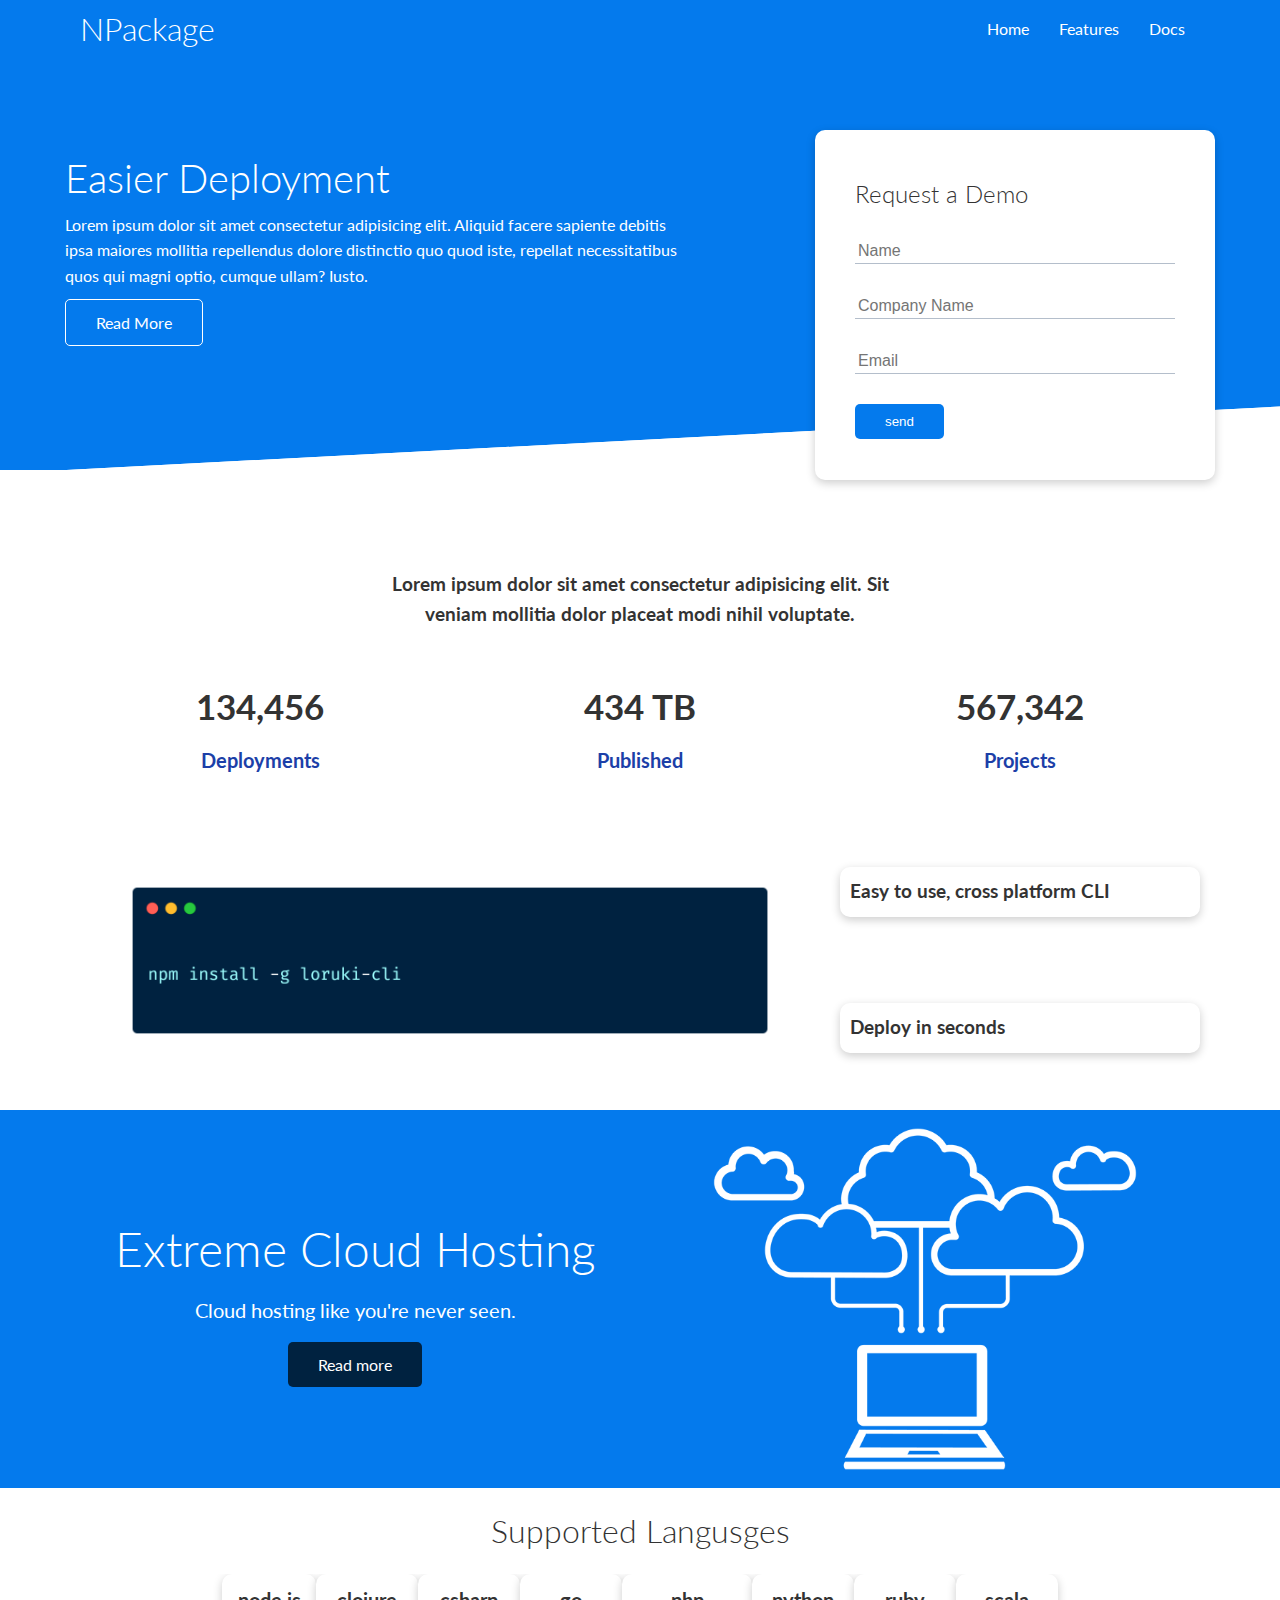
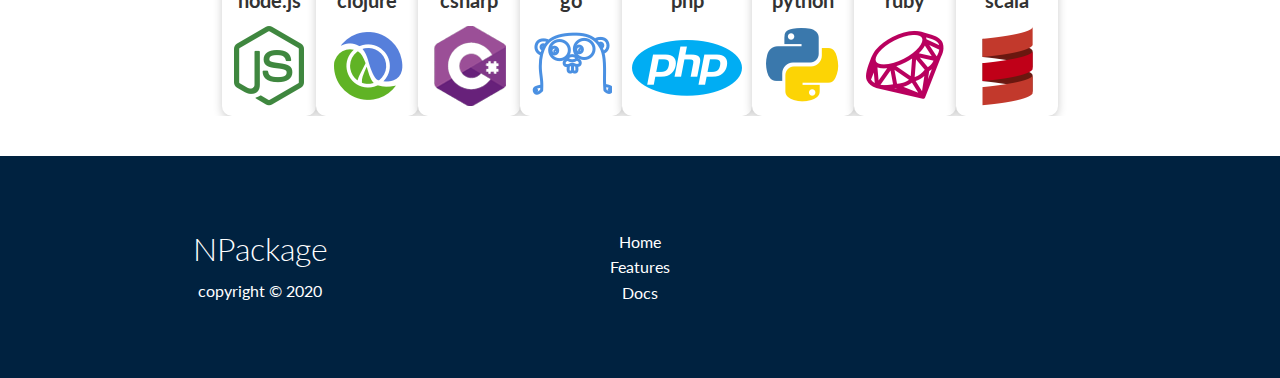
<file: index.html>
<html lang="en">
  <head>
    <meta charset="UTF-8" />
    <meta name="viewport" content="width=device-width, initial-scale=1.0" />
    <!-- Font-Awesome -->
    <link
      rel="stylesheet"
      href="https://cdnjs.cloudflare.com/ajax/libs/font-awesome/5.15.1/css/all.min.css"
      integrity="sha512-+4zCK9k+qNFUR5X+cKL9EIR+ZOhtIloNl9GIKS57V1MyNsYpYcUrUeQc9vNfzsWfV28IaLL3i96P9sdNyeRssA=="
      crossorigin="anonymous"
    />
    <!-- Utilities -->
    <link rel="stylesheet" href="./assets/css/utilities.css" />
    <!-- Style -->
    <link rel="stylesheet" href="./assets/css/style.css" />
    <link rel="stylesheet" href="./assets/css/responsive.css" />
    <title>NPackage</title>
  </head>

  <body>
    <!-- Navbar -->
    <div class="navbar">
      <div class="container flex">
        <h1 class="logo">NPackage</h1>
        <nav>
          <ul>
            <li><a href="index.html">Home</a></li>
            <li><a href="features.html">Features</a></li>
            <li><a href="docs.html">Docs</a></li>
          </ul>
        </nav>
      </div>
    </div>

    <!-- Showcase -->
    <section class="showcase">
      <div class="container grid">
        <div class="showcase-text">
          <h1>Easier Deployment</h1>
          <p>
            Lorem ipsum dolor sit amet consectetur adipisicing elit. Aliquid
            facere sapiente debitis ipsa maiores mollitia repellendus dolore
            distinctio quo quod iste, repellat necessitatibus quos qui magni
            optio, cumque ullam? Iusto.
          </p>
          <a href="features.html" class="btn btn-outline">Read More</a>
        </div>
        <div class="showcase-form card">
          <h2>Request a Demo</h2>
          <form action="">
            <div class="form-control">
              <input type="text" name="name" placeholder="Name" required />
            </div>
            <div class="form-control">
              <input
                type="text"
                name="Company"
                placeholder="Company Name"
                required
              />
            </div>
            <div class="form-control">
              <input type="email" name="email" placeholder="Email" required />
            </div>
            <input type="submit" value="send" class="btn btn-primary" />
          </form>
        </div>
      </div>
    </section>

    <!-- stats -->
    <section class="stats">
      <div class="container">
        <h3 class="stats-heading text-center my-1">
          Lorem ipsum dolor sit amet consectetur adipisicing elit. Sit veniam
          mollitia dolor placeat modi nihil voluptate.
        </h3>
        <div class="grid grid-3 text-center my-4">
          <div>
            <i class="fas fa-server fa-3x"></i>
            <h3>134,456</h3>
            <p class="text-secondary">Deployments</p>
          </div>
          <div>
            <i class="fas fa-upload fa-3x"></i>
            <h3>434 TB</h3>
            <p class="text-secondary">Published</p>
          </div>
          <div>
            <i class="fas fa-project-diagram fa-3x"></i>
            <h3>567,342</h3>
            <p class="text-secondary">Projects</p>
          </div>
        </div>
      </div>
    </section>

    <!-- cli -->
    <section class="cli">
      <div class="container grid">
        <img src="./assets/img/cli.png" alt="" />
        <div class="card">
          <h3>Easy to use, cross platform CLI</h3>
        </div>
        <div class="card">
          <h3>Deploy in seconds</h3>
        </div>
      </div>
    </section>

    <!-- Cloud -->
    <section class="cloud bg-primary my-2 pu-2">
      <div class="container grid">
        <div class="text-center">
          <h2 class="text-lg">Extreme Cloud Hosting</h2>
          <p class="text-lead my-1">Cloud hosting like you're never seen.</p>
          <a href="features.html" class="btn btn-dark">Read more</a>
        </div>
        <img src="./assets/img/cloud.png" alt="cloud" />
      </div>
    </section>

    <!-- Languages -->
    <section class="languages">
      <h2 class="text-md text-center my-2">Supported Langusges</h2>
      <div class="container flex">
        <div class="card">
          <h4>node.js</h4>
          <img src="./assets/img/logos/node.png" alt="nodejs" />
        </div>
        <div class="card">
          <h4>clojure</h4>
          <img src="./assets/img/logos/clojure.png" alt="clojure" />
        </div>
        <div class="card">
          <h4>csharp</h4>
          <img src="./assets/img/logos/csharp.png" alt="csharp" />
        </div>
        <div class="card">
          <h4>go</h4>
          <img src="./assets/img/logos/go.png" alt="go" />
        </div>
        <div class="card">
          <h4>php</h4>
          <img src="./assets/img/logos/php.png" alt="php" />
        </div>
        <div class="card">
          <h4>python</h4>
          <img src="./assets/img/logos/python.png" alt="python" />
        </div>
        <div class="card">
          <h4>ruby</h4>
          <img src="./assets/img/logos/ruby.png" alt="ruby" />
        </div>
        <div class="card">
          <h4>scala</h4>
          <img src="./assets/img/logos/scala.png" alt="scala" />
        </div>
      </div>
    </section>

    <!-- footer -->
    <footer class="footer bg-dark py-5">
      <div class="container grid grid-3 text-center">
        <div>
          <h1>NPackage</h1>
          <p>copyright &copy; 2020</p>
        </div>
        <nav>
          <ul>
            <li><a href="index.html">Home</a></li>
            <li><a href="features.html">Features</a></li>
            <li><a href="docs,html">Docs</a></li>
          </ul>
        </nav>
        <div class="social">
          <a href="#"><i class="fab fa-github fa-2x"></i></a>
          <a href="#"><i class="fab fa-facebook fa-2x"></i></a>
          <a href="#"><i class="fab fa-instagram fa-2x"></i></a>
          <a href="#"><i class="fab fa-twitter fa-2x"></i></a>
        </div>
      </div>
    </footer>
  </body>
</html>
</file>
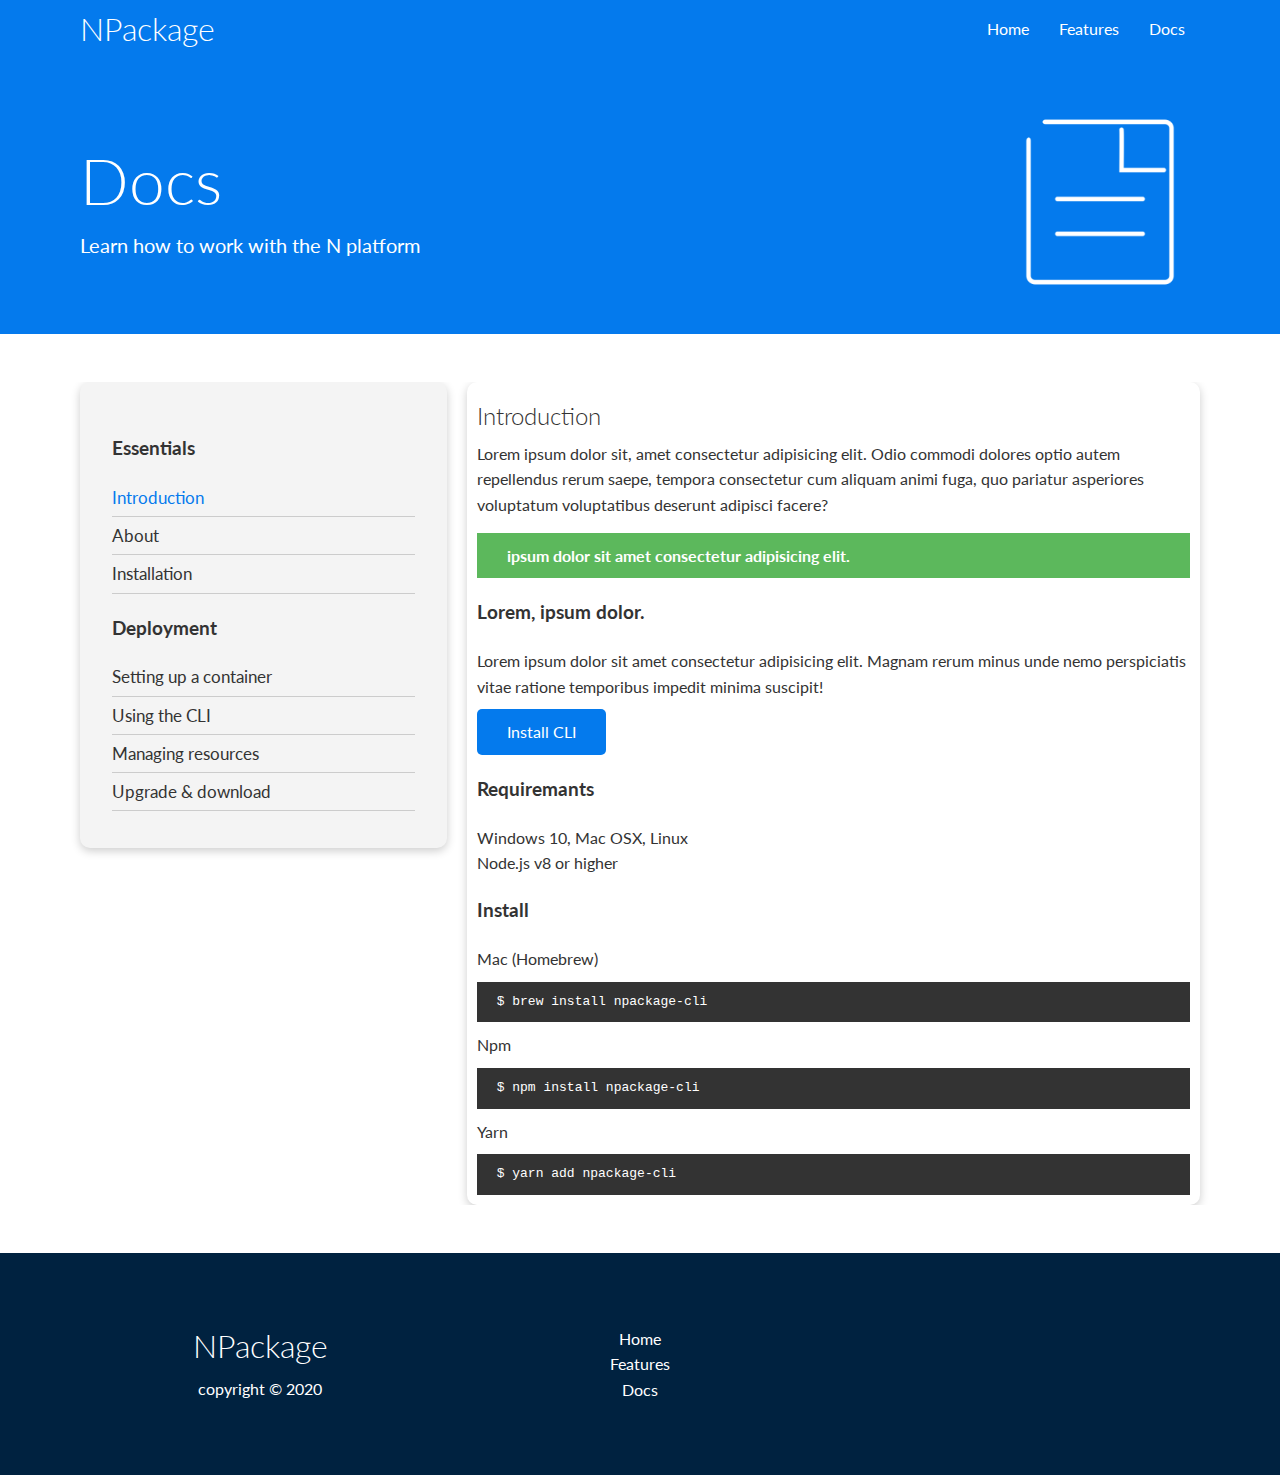
<file: docs.html>
<html lang="en">
  <head>
    <meta charset="UTF-8" />
    <meta name="viewport" content="width=device-width, initial-scale=1.0" />
    <!-- Font-Awesome -->
    <link
      rel="stylesheet"
      href="https://cdnjs.cloudflare.com/ajax/libs/font-awesome/5.15.1/css/all.min.css"
      integrity="sha512-+4zCK9k+qNFUR5X+cKL9EIR+ZOhtIloNl9GIKS57V1MyNsYpYcUrUeQc9vNfzsWfV28IaLL3i96P9sdNyeRssA=="
      crossorigin="anonymous"
    />
    <!-- Utilities -->
    <link rel="stylesheet" href="./assets/css/utilities.css" />
    <!-- Style -->
    <link rel="stylesheet" href="./assets/css/style.css" />
    <link rel="stylesheet" href="./assets/css/responsive.css" />
    <title>NPackage</title>
  </head>

  <body>
    <!-- Navbar -->
    <div class="navbar">
      <div class="container flex">
        <h1 class="logo">NPackage</h1>
        <nav>
          <ul>
            <li><a href="index.html">Home</a></li>
            <li><a href="features.html">Features</a></li>
            <li><a href="docs.html">Docs</a></li>
          </ul>
        </nav>
      </div>
    </div>

    <!-- Head -->
    <section class="docs-head bg-primary py-3">
      <div class="container grid">
        <div>
          <h1 class="text-xl">Docs</h1>
          <p class="text-lead">Learn how to work with the N platform</p>
        </div>
        <img src="./assets/img/docs.png" alt="" />
      </div>
    </section>

    <!-- Docs main -->
    <section class="docs-main my-4">
      <div class="container grid">
        <div class="card bg-light p-3">
          <h3 class="my-2">Essentials</h3>
          <nav>
            <ul>
              <li><a class="text-primary" href="#">Introduction</a></li>
              <li><a href="#">About</a></li>
              <li><a href="#">Installation</a></li>
            </ul>
          </nav>
          <h3 class="my-2">Deployment</h3>
          <nav>
            <ul>
              <li><a href="#">Setting up a container</a></li>
              <li><a href="#">Using the CLI</a></li>
              <li><a href="#">Managing resources</a></li>
              <li><a href="#">Upgrade & download</a></li>
            </ul>
          </nav>
        </div>
        <div class="card">
          <h2>Introduction</h2>
          <p>
            Lorem ipsum dolor sit, amet consectetur adipisicing elit. Odio
            commodi dolores optio autem repellendus rerum saepe, tempora
            consectetur cum aliquam animi fuga, quo pariatur asperiores
            voluptatum voluptatibus deserunt adipisci facere?
          </p>
          <div class="alert alert-success">
            <i class="fas fa-info"></i>
            <span>ipsum dolor sit amet consectetur adipisicing elit.</span>
          </div>
          <h3>Lorem, ipsum dolor.</h3>
          <p>
            Lorem ipsum dolor sit amet consectetur adipisicing elit. Magnam
            rerum minus unde nemo perspiciatis vitae ratione temporibus impedit
            minima suscipit!
          </p>
          <a href="#" class="btn btn-primary">Install CLI</a>
          <h3>Requiremants</h3>
          <ul>
            <li>Windows 10, Mac OSX, Linux</li>
            <li>Node.js v8 or higher</li>
          </ul>

          <h3>Install</h3>
          <p>Mac (Homebrew)</p>
          <pre><code>$ brew install npackage-cli</code></pre>
          <p>Npm</p>
          <pre><code>$ npm install npackage-cli</code></pre>
          <p>Yarn</p>
          <pre><code>$ yarn add npackage-cli</code></pre>
        </div>
      </div>
    </section>

    <!-- footer -->
    <footer class="footer bg-dark py-5">
      <div class="container grid grid-3 text-center">
        <div>
          <h1>NPackage</h1>
          <p>copyright &copy; 2020</p>
        </div>
        <nav>
          <ul>
            <li><a href="index.html">Home</a></li>
            <li><a href="features.html">Features</a></li>
            <li><a href="docs,html">Docs</a></li>
          </ul>
        </nav>
        <div class="social">
          <a href="#"><i class="fab fa-github fa-2x"></i></a>
          <a href="#"><i class="fab fa-facebook fa-2x"></i></a>
          <a href="#"><i class="fab fa-instagram fa-2x"></i></a>
          <a href="#"><i class="fab fa-twitter fa-2x"></i></a>
        </div>
      </div>
    </footer>
  </body>
</html>
</file>
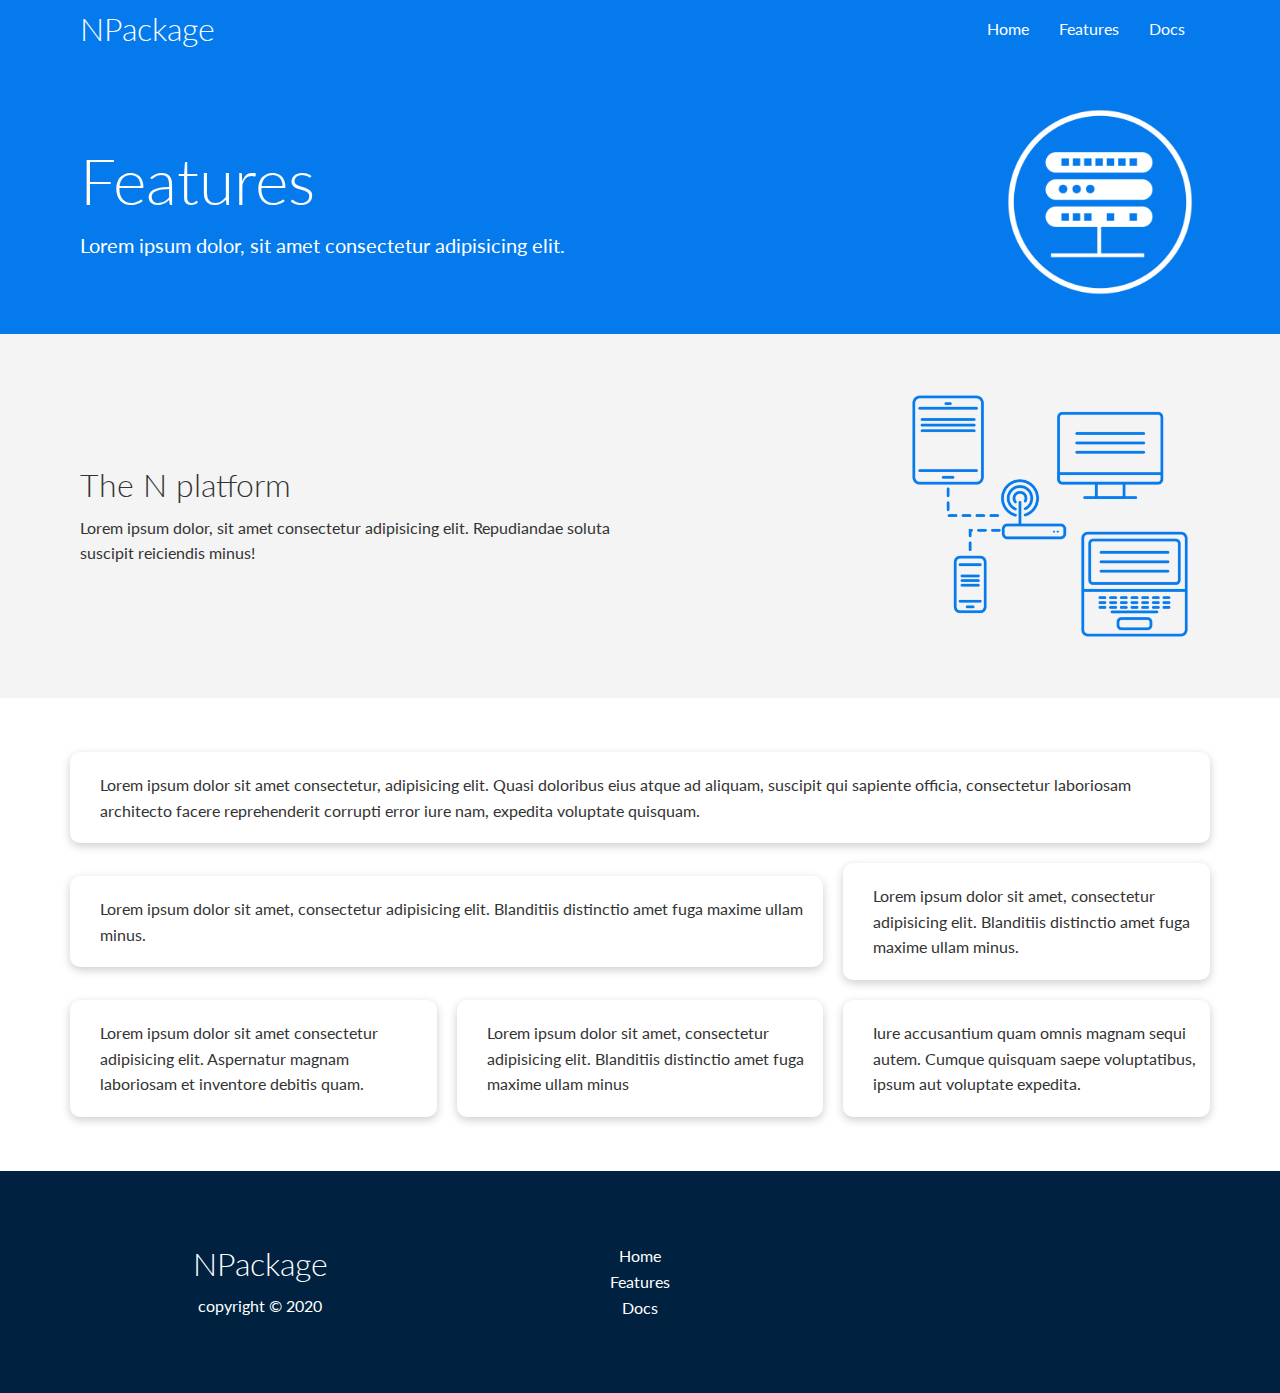
<file: features.html>
<html lang="en">
  <head>
    <meta charset="UTF-8" />
    <meta name="viewport" content="width=device-width, initial-scale=1.0" />
    <!-- Font-Awesome -->
    <link
      rel="stylesheet"
      href="https://cdnjs.cloudflare.com/ajax/libs/font-awesome/5.15.1/css/all.min.css"
      integrity="sha512-+4zCK9k+qNFUR5X+cKL9EIR+ZOhtIloNl9GIKS57V1MyNsYpYcUrUeQc9vNfzsWfV28IaLL3i96P9sdNyeRssA=="
      crossorigin="anonymous"
    />
    <!-- Utilities -->
    <link rel="stylesheet" href="./assets/css/utilities.css" />
    <!-- Style -->
    <link rel="stylesheet" href="./assets/css/style.css" />
    <link rel="stylesheet" href="./assets/css/responsive.css" />
    <title>NPackage</title>
  </head>

  <body>
    <!-- Navbar -->
    <div class="navbar">
      <div class="container flex">
        <h1 class="logo">NPackage</h1>
        <nav>
          <ul>
            <li><a href="index.html">Home</a></li>
            <li><a href="features.html">Features</a></li>
            <li><a href="docs.html">Docs</a></li>
          </ul>
        </nav>
      </div>
    </div>

    <!-- Head -->
    <section class="features-head bg-primary py-3">
      <div class="container grid">
        <div>
          <h1 class="text-xl">Features</h1>
          <p class="text-lead">
            Lorem ipsum dolor, sit amet consectetur adipisicing elit.
          </p>
        </div>
        <img src="./assets/img/server.png" alt="" />
      </div>
    </section>

    <!-- subhead -->
    <section class="features-sub-head bg-light py-3">
      <div class="container grid">
        <div>
          <h1 class="text-md">The N platform</h1>
          <p>
            Lorem ipsum dolor, sit amet consectetur adipisicing elit.
            Repudiandae soluta suscipit reiciendis minus!
          </p>
        </div>
        <img src="./assets/img/server2.png" alt="" />
      </div>
    </section>

    <!-- features main -->
    <section class="features-main my-2">
      <div class="container grid grid-3">
        <div class="card flex">
          <i class="fas fa-server fa-3x"></i>
          <p>
            Lorem ipsum dolor sit amet consectetur, adipisicing elit. Quasi
            doloribus eius atque ad aliquam, suscipit qui sapiente officia,
            consectetur laboriosam architecto facere reprehenderit corrupti
            error iure nam, expedita voluptate quisquam.
          </p>
        </div>
        <div class="card flex">
          <i class="fas fa-network-wired fa-3x"></i>
          <p>
            Lorem ipsum dolor sit amet, consectetur adipisicing elit. Blanditiis
            distinctio amet fuga maxime ullam minus.
          </p>
        </div>
        <div class="card flex">
          <i class="fas fa-laptop-code fa-3x"></i>
          <p>
            Lorem ipsum dolor sit amet, consectetur adipisicing elit. Blanditiis
            distinctio amet fuga maxime ullam minus.
          </p>
        </div>
        <div class="card flex">
          <i class="fas fa-database fa-3x"></i>
          <p>
            Lorem ipsum dolor sit amet consectetur adipisicing elit. Aspernatur
            magnam laboriosam et inventore debitis quam.
          </p>
        </div>
        <div class="card flex">
          <i class="fas fa-power-off fa-3x"></i>
          <p>
            Lorem ipsum dolor sit amet, consectetur adipisicing elit. Blanditiis
            distinctio amet fuga maxime ullam minus
          </p>
        </div>
        <div class="card flex">
          <i class="fas fa-upload fa-3x"></i>
          <p>
            Iure accusantium quam omnis magnam sequi autem. Cumque quisquam
            saepe voluptatibus, ipsum aut voluptate expedita.
          </p>
        </div>
      </div>
    </section>

    <!-- footer -->
    <footer class="footer bg-dark py-5">
      <div class="container grid grid-3 text-center">
        <div>
          <h1>NPackage</h1>
          <p>copyright &copy; 2020</p>
        </div>
        <nav>
          <ul>
            <li><a href="index.html">Home</a></li>
            <li><a href="features.html">Features</a></li>
            <li><a href="docs,html">Docs</a></li>
          </ul>
        </nav>
        <div class="social">
          <a href="#"><i class="fab fa-github fa-2x"></i></a>
          <a href="#"><i class="fab fa-facebook fa-2x"></i></a>
          <a href="#"><i class="fab fa-instagram fa-2x"></i></a>
          <a href="#"><i class="fab fa-twitter fa-2x"></i></a>
        </div>
      </div>
    </footer>
  </body>
</html>
</file>
<file: assets/css/utilities.css>
/* Utilities */
.container {
  max-width: 1200px;
  margin: 0 auto;
  overflow: auto;
  padding: 0 40px;
}

.flex {
  display: flex;
  justify-content: center;
  align-items: center;
  /* height: 100%; */
}

.grid {
  display: grid;
  grid-template-columns: repeat(2, 1fr);
  gap: 20px;
  justify-content: center;
  align-items: center;
  /* height: 100%; */
}

.grid-3 {
  grid-template-columns: repeat(3, 1fr);
}

.card {
  background-color: #fff;
  color: #333;
  border-radius: 10px;
  box-shadow: 0 3px 10px rgba(0, 0, 0, 0.2);
  padding: 10px;
}

.btn {
  display: inline-block;
  padding: 10px 30px;
  cursor: pointer;
  background: var(--primary-color);
  color: #fff;
  border: none;
  border-radius: 5px;
}

.btn-outline {
  background-color: transparent;
  border: 1px #fff solid;
}

.btn:hover {
  transform: scale(0.98);
}

/* bg */
.bg-primary,
.btn-primary {
  background-color: var(--primary-color);
  color: #fff;
}

.bg-secondary,
.btn-secondary {
  background-color: var(--secondary-color);
  color: #fff;
}

.bg-dark,
.btn-dark {
  background-color: var(--dark-color);
  color: #fff;
}

.bg-light,
.btn-light {
  background-color: var(--light-color);
  color: #333;
}

.bg-primary a,
.btn-primary a,
.bg-secondary a,
.btn-secondary a,
.bg-dark a,
.btn-dark a {
  color: #fff;
}

/* Text */
.text-lead {
  font-size: 20px;
}

.text-sm {
  font-size: 1rem;
}

.text-md {
  font-size: 2rem;
}

.text-lg {
  font-size: 3rem;
}

.text-xl {
  font-size: 4rem;
}

.text-center {
  text-align: center;
}

.text-primary {
  color: var(--primary-color);
}
.text-secondary {
  color: var(--secondary-color);
}

.text-dark {
  color: var(--dark-color);
}
.text-light {
  color: var(--light-color);
}

/* Alert */
.alert {
  background-color: var(--primary-color);
  padding: 10px 20px;
  font-weight: bold;
  margin: 15px 0;
}

.alert i {
  margin-right: 10px;
}

.alert-success {
  background-color: var(--success-color);
  color: #fff;
}

.alert-error {
  background-color: var(--error-color);
  color: #fff;
}

/* margin & padding */
.my-1 {
  margin: 1rem 0;
}

.my-2 {
  margin: 1.5rem 0;
}

.my-3 {
  margin: 2rem 0;
}

.my-4 {
  margin: 3rem 0;
}

.my-5 {
  margin: 4rem 0;
}

.m-1 {
  margin: 1rem;
}

.m-2 {
  margin: 1.5rem;
}

.m-3 {
  margin: 2rem;
}

.m-4 {
  margin: 3rem;
}

.m-5 {
  margin: 4rem;
}

.py-1 {
  padding: 1rem 0;
}

.py-2 {
  padding: 1.5rem 0;
}

.py-3 {
  padding: 2rem 0;
}

.py-4 {
  padding: 3rem 0;
}

.py-5 {
  padding: 4rem 0;
}

.p-1 {
  padding: 1rem;
}

.p-2 {
  padding: 1.5rem;
}

.p-3 {
  padding: 2rem;
}

.p-4 {
  padding: 3rem;
}

.p-5 {
  padding: 4rem;
}
</file>
<file: assets/css/style.css>
@import url("https://fonts.googleapis.com/css2?family=Lato:wght@300&display=swap");

:root {
  --primary-color: #047aed;
  --secondary-color: #1c3fa8;
  --dark-color: #002240;
  --light-color: #f4f4f4;
  --success-color: #5cb85c;
  --error-color: #d9534f;
}

* {
  box-sizing: border-box;
  padding: 0;
  margin: 0;
}

body {
  font-family: "Lato", sans-serif;
  color: #333;
  line-height: 1.6;
}

ul {
  list-style-type: none;
}

a {
  text-decoration: none;
  color: #333;
}

h1,
h2 {
  font-weight: 300;
  line-height: 1.2;
  margin: 10px 0;
}

p {
  margin: 10px 0;
}

img {
  width: 100%;
}

code,
pre {
  background: #333;
  color: #fff;
  padding: 10px;
}

/* Style */
.navbar {
  background-color: var(--primary-color);
  color: #fff;
  height: 70px;
}

.navbar ul {
  display: flex;
}

.navbar a {
  color: #fff;
  padding: 10px;
  margin: 0 5px;
}

.navbar a:hover {
  border-bottom: 2px #fff solid;
}

.navbar .flex {
  justify-content: space-between;
}

/* Showcase */
.showcase {
  height: 400px;
  background-color: var(--primary-color);
  color: #fff;
  position: relative;
}

.showcase h1 {
  font-size: 40px;
}

.showcase p {
  margin: 10px 0;
}

.showcase .grid {
  overflow: visible;
  grid-template-columns: 55% 45%;
  gap: 30px;
}

.showcase-form {
  position: relative;
  justify-self: flex-end;
  top: 60px;
  height: 350px;
  width: 400px;
  padding: 40px;
  z-index: 100;
  animation: slideInRight 1s ease-in;
}

.showcase-form .form-control {
  margin: 30px 0;
}

.showcase-form input[type="text"],
.showcase-form input[type="email"] {
  border: 0;
  border-bottom: 1px #b4becb solid;
  padding: 3px;
  width: 100%;
  font-size: 16px;
}

.showcase-form input:focus {
  outline: none;
}

.showcase::before,
.showcase::after {
  content: "";
  position: absolute;
  height: 100px;
  bottom: -70px;
  right: 0;
  left: 0;
  background: #fff;
  transform: skewY(-3deg);
}

.showcase-text {
  animation: slideInLeft 1s ease-in;
}

/* Stats */
.stats {
  padding-top: 100px;
  animation: slideInBottom 1s ease-in;
}

.stats-heading {
  max-width: 500px;
  margin: auto;
}

.stats .grid h3 {
  font-size: 35px;
}

.stats .grid p {
  font-size: 20px;
  font-weight: bold;
}

.stats .text-secondary {
  color: var(--secondary-color);
}

/* cli */
.cli .grid {
  grid-template-columns: repeat(3, 1fr);
  grid-template-rows: repeat(2, 1fr);
}

.cli .grid img {
  grid-column: 1 / span 2;
  grid-row: 1 / span 2;
}

/* cloud */
.coud .grid {
  grid-template-columns: 4fr 3fr;
}

/* langusges */
.languages .flex {
  flex-wrap: wrap;
}

.languages {
  text-align: center;
  margin: 18px 10px 40px;
}

.languages .card h4 {
  font-size: 20px;
  margin-bottom: 10px;
}

.languages .card:hover {
  transform: translateY(-15px);
}

/* features */
.features-head img,
.docs-head img {
  width: 200px;
  justify-self: flex-end;
}

.features-sub-head img {
  width: 300px;
  justify-self: flex-end;
}

.features-main .card > i {
  margin-right: 20px;
}

.features-main .grid {
  padding: 30px;
}

.features-main .grid > *:first-child {
  grid-column: 1 / span 3;
}
.features-main .grid > *:nth-child(2) {
  grid-column: 1 / span 2;
}

/* Docs */
.docs-main h3 {
  margin: 20px 0;
}

.docs-main .grid {
  grid-template-columns: 1fr 2fr;
  align-items: flex-start;
}

.docs-main nav li {
  font-size: 17px;
  padding-bottom: 5px;
  margin-bottom: 5px;
  border-bottom: 1px #ccc solid;
}

/* footer */
footer .social {
  margin: 0 10px;
}

/* Animation */
@keyframes slideInLeft {
  0% {
    transform: translateX(-100%);
  }
  100% {
    transform: translateX(0);
  }
}

@keyframes slideInRight {
  0% {
    transform: translateX(100%);
  }
  100% {
    transform: translateX(0);
  }
}

@keyframes slideInTop {
  0% {
    transform: translateY(-100%);
  }
  100% {
    transform: translateY(0);
  }
}

@keyframes slideInBottom {
  0% {
    transform: translateY(100%);
  }
  100% {
    transform: translateY(0);
  }
}
</file>
<file: assets/css/responsive.css>
/* tablet & under */
@media (max-width: 768px) {
  .grid,
  .showcase .grid,
  .stats .grid,
  .cli .grid,
  .cloud .grid,
  .features-main .grid,
  .docs-main .grid {
    grid-template-columns: 1fr;
    grid-template-rows: 1fr;
  }

  .showcase {
    height: auto;
  }

  .showcase-text {
    text-align: center;
    margin-top: 40px;
    animation: slideInTop 1s ease-in;
  }

  .showcase-form {
    justify-self: center;
    margin-top: 40px;
    animation: slideInBottom 1s ease-in;
  }

  .cli .grid img {
    grid-column: 1;
    grid-row: 1;
  }

  .features-head,
  .features-sub-head,
  .docs-head {
    text-align: center;
  }

  .features-head img,
  .features-sub-head img,
  .docs-head img {
    justify-self: center;
  }

  .features-main .grid > * {
    grid-column: 1;
  }
}

/* mobile */
@media (max-width: 500px) {
  .navbar {
    height: 110px;
  }

  .navbar .flex {
    flex-direction: column;
  }

  .navbar ul {
    padding: 10px;
    background-color: rgba(0, 0, 0, 0.1);
  }
}
</file>
